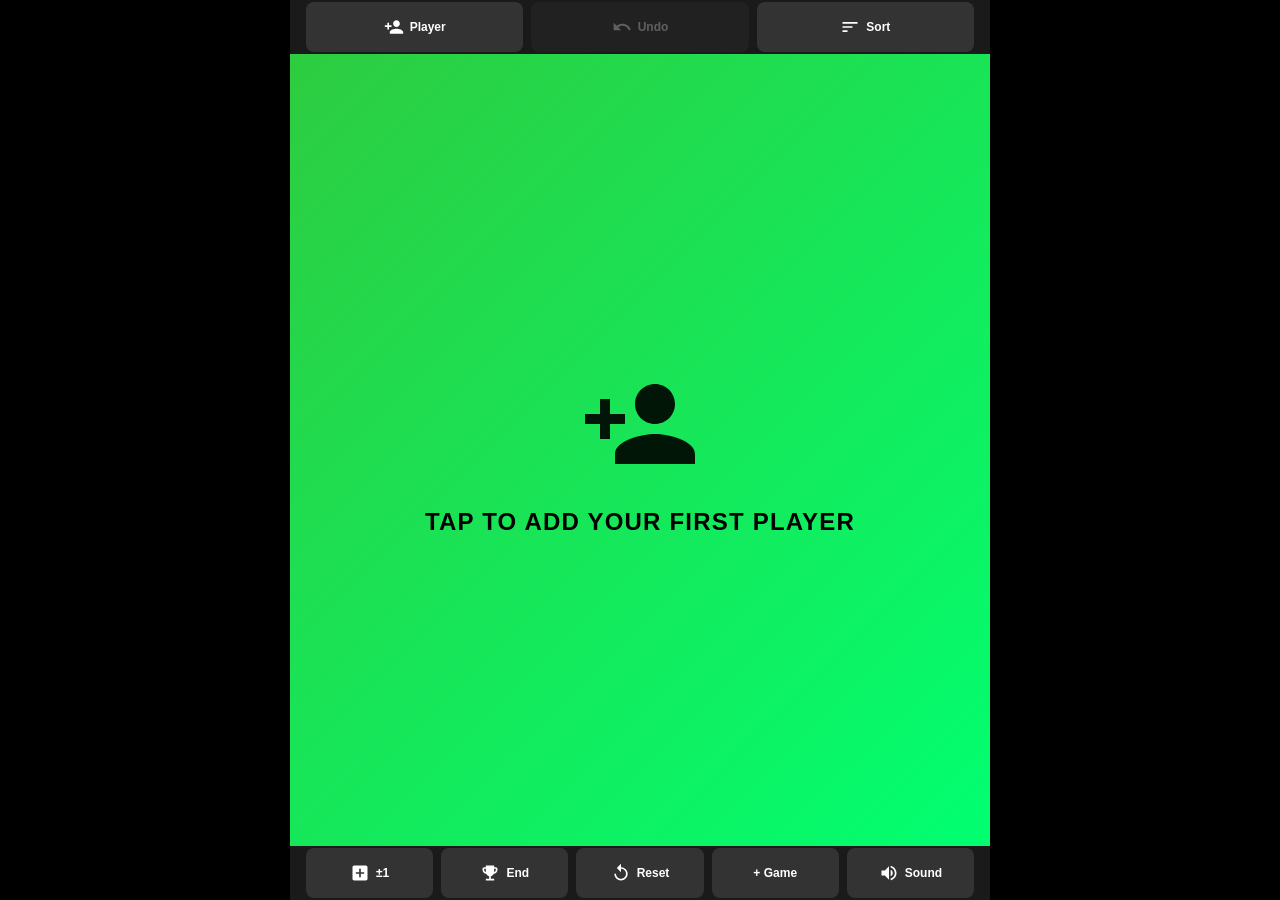
<file: docs/index.html>
<!DOCTYPE html>
<html lang="en">
<head>
  <meta charset="UTF-8">
  <meta name="viewport" content="width=device-width, initial-scale=1.0, user-scalable=no, viewport-fit=cover">
  <meta name="apple-mobile-web-app-capable" content="yes">
  <meta name="apple-mobile-web-app-status-bar-style" content="black-translucent">
  <meta name="theme-color" content="#000000">

  <!-- Open Graph / Social Preview -->
  <meta property="og:title" content="Scorekeep">
  <meta property="og:description" content="Track scores for any game. No account needed.">
  <meta property="og:image" content="https://scorekeep.co/preview.png">
  <meta property="og:url" content="https://scorekeep.co/">
  <meta property="og:type" content="website">

  <!-- Twitter Card -->
  <meta name="twitter:card" content="summary_large_image">
  <meta name="twitter:title" content="Scorekeep">
  <meta name="twitter:description" content="Track scores for any game. No account needed.">
  <meta name="twitter:image" content="https://scorekeep.co/preview.png">

  <link rel="icon" type="image/svg+xml" href="favicon.svg">
  <title>Scorekeep</title>
  <link rel="manifest" href="manifest.json">
  <link rel="stylesheet" href="styles.css">
</head>
<body>
  <div id="app">
    <!-- Top Toolbar -->
    <header class="toolbar toolbar-top">
      <button id="btn-add-player" class="toolbar-btn" aria-label="Add player">
        <svg viewBox="0 0 24 24" fill="currentColor">
          <path d="M15 12c2.21 0 4-1.79 4-4s-1.79-4-4-4-4 1.79-4 4 1.79 4 4 4zm-9-2V7H4v3H1v2h3v3h2v-3h3v-2H6zm9 4c-2.67 0-8 1.34-8 4v2h16v-2c0-2.66-5.33-4-8-4z"/>
        </svg>
        <span>Player</span>
      </button>
      <button id="btn-undo" class="toolbar-btn" aria-label="Undo" disabled>
        <svg viewBox="0 0 24 24" fill="currentColor">
          <path d="M12.5 8c-2.65 0-5.05.99-6.9 2.6L2 7v9h9l-3.62-3.62c1.39-1.16 3.16-1.88 5.12-1.88 3.54 0 6.55 2.31 7.6 5.5l2.37-.78C21.08 11.03 17.15 8 12.5 8z"/>
        </svg>
        <span>Undo</span>
      </button>
      <button id="btn-sort" class="toolbar-btn" aria-label="Sort by score">
        <svg viewBox="0 0 24 24" fill="currentColor">
          <path d="M3 18h6v-2H3v2zM3 6v2h18V6H3zm0 7h12v-2H3v2z"/>
        </svg>
        <span class="sort-label">Sort</span>
      </button>
    </header>

    <!-- Main Content -->
    <main class="player-list" id="player-list">
      <!-- Players rendered here by JS -->
    </main>

    <!-- Trash Talk Bar -->
    <div id="trash-talk" class="trash-talk" hidden>
      <span id="trash-talk-text"></span>
    </div>

    <!-- Bottom Toolbar -->
    <footer class="toolbar toolbar-bottom">
      <button id="btn-increment" class="toolbar-btn" aria-label="Change score increment">
        <svg viewBox="0 0 24 24" fill="currentColor">
          <path d="M19 3H5c-1.1 0-2 .9-2 2v14c0 1.1.9 2 2 2h14c1.1 0 2-.9 2-2V5c0-1.1-.9-2-2-2zm-2 10h-4v4h-2v-4H7v-2h4V7h2v4h4v2z"/>
        </svg>
        <span id="increment-label">±1</span>
      </button>
      <button id="btn-end-game" class="toolbar-btn" aria-label="End game and show winner">
        <svg viewBox="0 0 24 24" fill="currentColor">
          <path d="M19 5h-2V3H7v2H5c-1.1 0-2 .9-2 2v1c0 2.55 1.92 4.63 4.39 4.94.63 1.5 1.98 2.63 3.61 2.96V19H7v2h10v-2h-4v-3.1c1.63-.33 2.98-1.46 3.61-2.96C19.08 12.63 21 10.55 21 8V7c0-1.1-.9-2-2-2zM5 8V7h2v3.82C5.84 10.4 5 9.3 5 8zm14 0c0 1.3-.84 2.4-2 2.82V7h2v1z"/>
        </svg>
        <span>End</span>
      </button>
      <button id="btn-reset" class="toolbar-btn" aria-label="Reset all scores to zero">
        <svg viewBox="0 0 24 24" fill="currentColor">
          <path d="M12 5V1L7 6l5 5V7c3.31 0 6 2.69 6 6s-2.69 6-6 6-6-2.69-6-6H4c0 4.42 3.58 8 8 8s8-3.58 8-8-3.58-8-8-8z"/>
        </svg>
        <span>Reset</span>
      </button>
      <button id="btn-new-game" class="toolbar-btn" aria-label="Clear all players and start new game">
        <span>+ Game</span>
      </button>
      <button id="btn-sound" class="toolbar-btn" aria-label="Toggle sound">
        <svg viewBox="0 0 24 24" fill="currentColor" class="sound-on">
          <path d="M3 9v6h4l5 5V4L7 9H3zm13.5 3c0-1.77-1.02-3.29-2.5-4.03v8.05c1.48-.73 2.5-2.25 2.5-4.02zM14 3.23v2.06c2.89.86 5 3.54 5 6.71s-2.11 5.85-5 6.71v2.06c4.01-.91 7-4.49 7-8.77s-2.99-7.86-7-8.77z"/>
        </svg>
        <svg viewBox="0 0 24 24" fill="currentColor" class="sound-off">
          <path d="M16.5 12c0-1.77-1.02-3.29-2.5-4.03v2.21l2.45 2.45c.03-.2.05-.41.05-.63zm2.5 0c0 .94-.2 1.82-.54 2.64l1.51 1.51C20.63 14.91 21 13.5 21 12c0-4.28-2.99-7.86-7-8.77v2.06c2.89.86 5 3.54 5 6.71zM4.27 3L3 4.27 7.73 9H3v6h4l5 5v-6.73l4.25 4.25c-.67.52-1.42.93-2.25 1.18v2.06c1.38-.31 2.63-.95 3.69-1.81L19.73 21 21 19.73l-9-9L4.27 3zM12 4L9.91 6.09 12 8.18V4z"/>
        </svg>
        <span class="sound-label">Sound</span>
      </button>
    </footer>

    <!-- Edit Modal -->
    <div id="edit-modal" class="edit-modal" hidden>
      <div class="edit-modal-content">
        <div class="color-picker" id="color-picker">
          <!-- Colors rendered by JS -->
        </div>
        <div class="edit-row">
          <button id="btn-delete-player" class="edit-btn delete-btn" aria-label="Delete player">
            <svg viewBox="0 0 24 24" fill="currentColor">
              <path d="M6 19c0 1.1.9 2 2 2h8c1.1 0 2-.9 2-2V7H6v12zM19 4h-3.5l-1-1h-5l-1 1H5v2h14V4z"/>
            </svg>
          </button>
          <input type="text" id="edit-name" class="edit-name-input" maxlength="20" autocomplete="off" autocorrect="off" autocapitalize="characters" spellcheck="false">
          <button id="btn-confirm-edit" class="edit-btn confirm-btn" aria-label="Confirm">
            <svg viewBox="0 0 24 24" fill="currentColor">
              <path d="M9 16.17L4.83 12l-1.42 1.41L9 19 21 7l-1.41-1.41z"/>
            </svg>
          </button>
        </div>
      </div>
    </div>

    <!-- Toast Container -->
    <div id="toast-container" class="toast-container"></div>
  </div>

  <script src="app.js"></script>
</body>
</html>
</file>
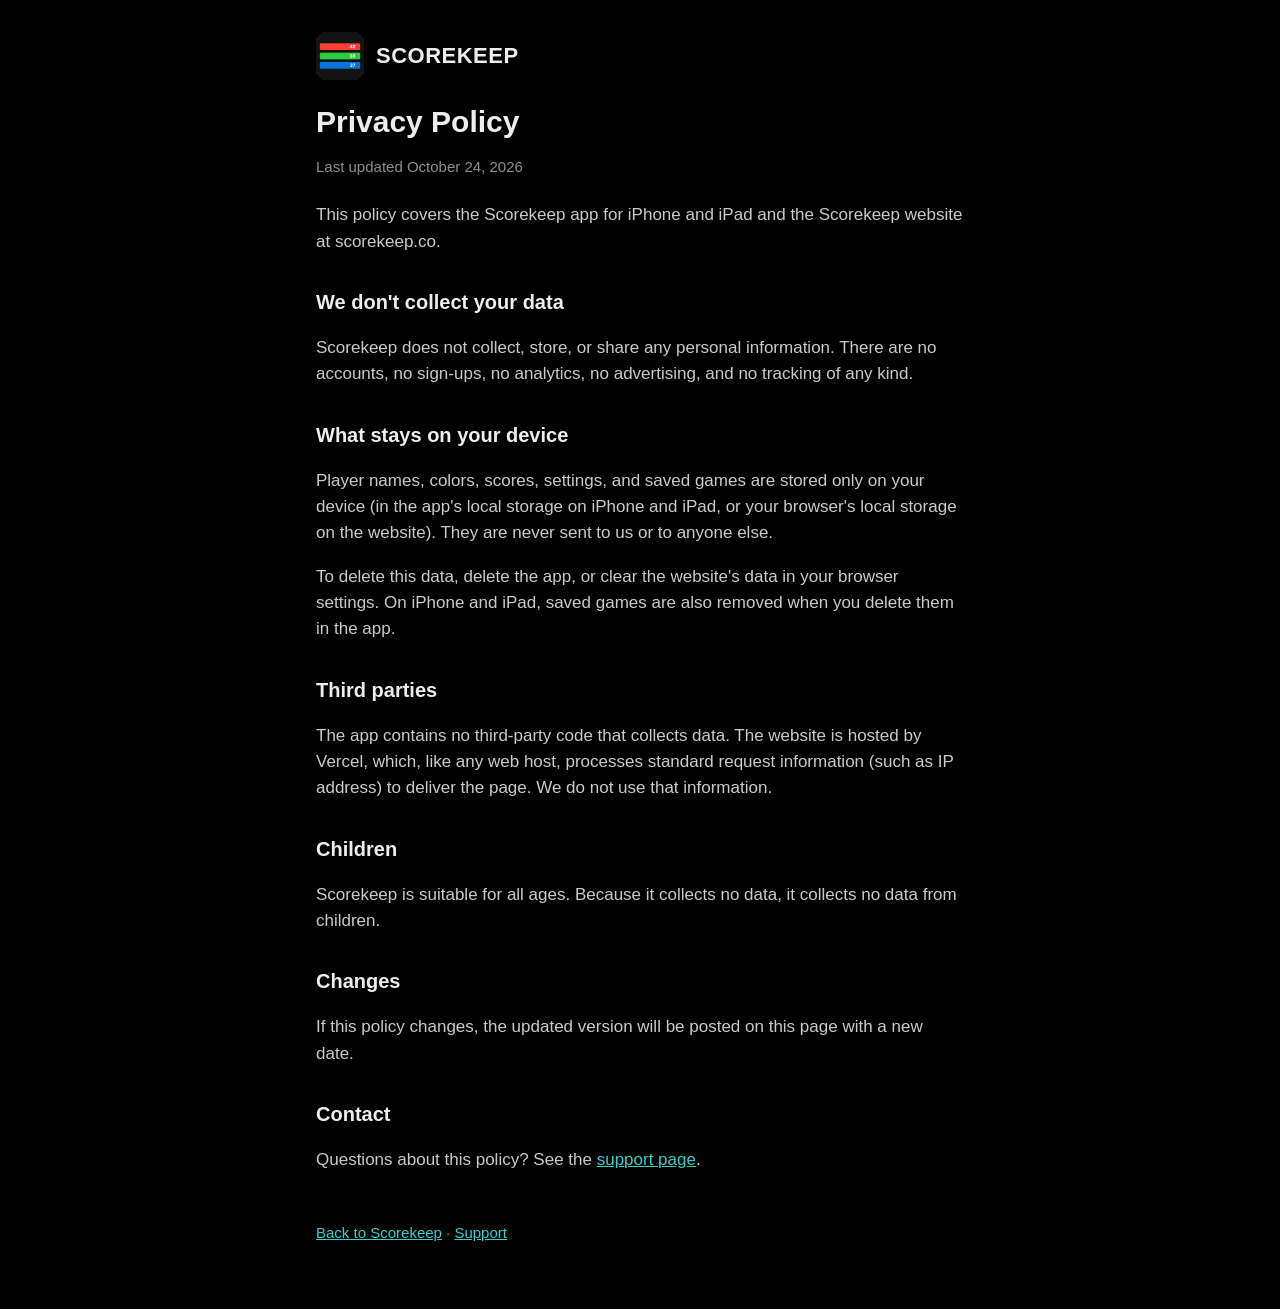
<file: docs/privacy.html>
<!DOCTYPE html>
<html lang="en">
<head>
  <meta charset="UTF-8">
  <meta name="viewport" content="width=device-width, initial-scale=1.0, viewport-fit=cover">
  <meta name="theme-color" content="#000000">
  <link rel="icon" type="image/svg+xml" href="favicon.svg">
  <title>Privacy Policy · Scorekeep</title>
  <link rel="stylesheet" href="legal.css">
</head>
<body>
  <main>
    <header>
      <img src="icon-192.png" alt="">
      <a href="/">SCOREKEEP</a>
    </header>

    <h1>Privacy Policy</h1>
    <p class="updated">Last updated October 24, 2026</p>

    <p>This policy covers the Scorekeep app for iPhone and iPad and the Scorekeep website at scorekeep.co.</p>

    <h2>We don't collect your data</h2>
    <p>Scorekeep does not collect, store, or share any personal information. There are no accounts, no sign-ups, no analytics, no advertising, and no tracking of any kind.</p>

    <h2>What stays on your device</h2>
    <p>Player names, colors, scores, settings, and saved games are stored only on your device (in the app's local storage on iPhone and iPad, or your browser's local storage on the website). They are never sent to us or to anyone else.</p>
    <p>To delete this data, delete the app, or clear the website's data in your browser settings. On iPhone and iPad, saved games are also removed when you delete them in the app.</p>

    <h2>Third parties</h2>
    <p>The app contains no third-party code that collects data. The website is hosted by Vercel, which, like any web host, processes standard request information (such as IP address) to deliver the page. We do not use that information.</p>

    <h2>Children</h2>
    <p>Scorekeep is suitable for all ages. Because it collects no data, it collects no data from children.</p>

    <h2>Changes</h2>
    <p>If this policy changes, the updated version will be posted on this page with a new date.</p>

    <h2>Contact</h2>
    <p>Questions about this policy? See the <a href="support.html">support page</a>.</p>

    <footer><a href="/">Back to Scorekeep</a> · <a href="support.html">Support</a></footer>
  </main>
</body>
</html>
</file>
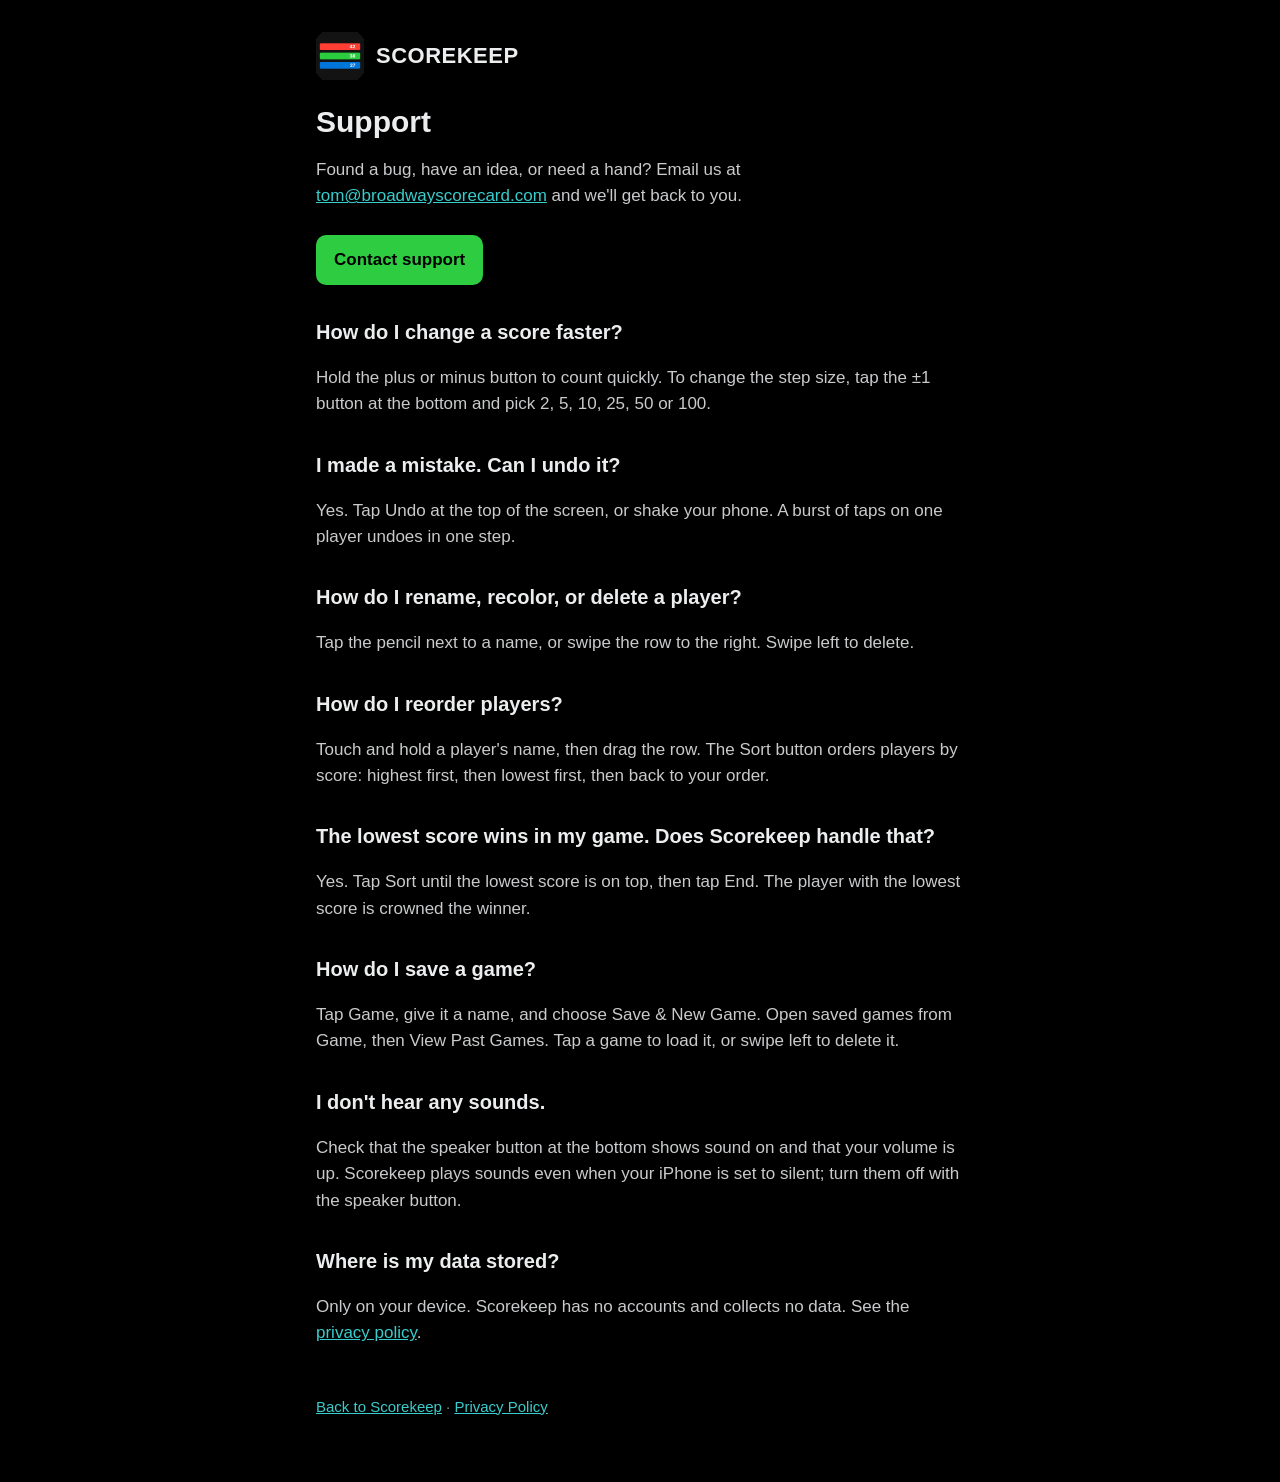
<file: docs/support.html>
<!DOCTYPE html>
<html lang="en">
<head>
  <meta charset="UTF-8">
  <meta name="viewport" content="width=device-width, initial-scale=1.0, viewport-fit=cover">
  <meta name="theme-color" content="#000000">
  <link rel="icon" type="image/svg+xml" href="favicon.svg">
  <title>Support · Scorekeep</title>
  <link rel="stylesheet" href="legal.css">
</head>
<body>
  <main>
    <header>
      <img src="icon-192.png" alt="">
      <a href="/">SCOREKEEP</a>
    </header>

    <h1>Support</h1>
    <p>Found a bug, have an idea, or need a hand? Email us at <a href="mailto:tom@broadwayscorecard.com?subject=Scorekeep%20support">tom@broadwayscorecard.com</a> and we'll get back to you.</p>
    <a class="button" href="mailto:tom@broadwayscorecard.com?subject=Scorekeep%20support">Contact support</a>

    <h2>How do I change a score faster?</h2>
    <p>Hold the plus or minus button to count quickly. To change the step size, tap the ±1 button at the bottom and pick 2, 5, 10, 25, 50 or 100.</p>

    <h2>I made a mistake. Can I undo it?</h2>
    <p>Yes. Tap Undo at the top of the screen, or shake your phone. A burst of taps on one player undoes in one step.</p>

    <h2>How do I rename, recolor, or delete a player?</h2>
    <p>Tap the pencil next to a name, or swipe the row to the right. Swipe left to delete.</p>

    <h2>How do I reorder players?</h2>
    <p>Touch and hold a player's name, then drag the row. The Sort button orders players by score: highest first, then lowest first, then back to your order.</p>

    <h2>The lowest score wins in my game. Does Scorekeep handle that?</h2>
    <p>Yes. Tap Sort until the lowest score is on top, then tap End. The player with the lowest score is crowned the winner.</p>

    <h2>How do I save a game?</h2>
    <p>Tap Game, give it a name, and choose Save &amp; New Game. Open saved games from Game, then View Past Games. Tap a game to load it, or swipe left to delete it.</p>

    <h2>I don't hear any sounds.</h2>
    <p>Check that the speaker button at the bottom shows sound on and that your volume is up. Scorekeep plays sounds even when your iPhone is set to silent; turn them off with the speaker button.</p>

    <h2>Where is my data stored?</h2>
    <p>Only on your device. Scorekeep has no accounts and collects no data. See the <a href="privacy.html">privacy policy</a>.</p>

    <footer><a href="/">Back to Scorekeep</a> · <a href="privacy.html">Privacy Policy</a></footer>
  </main>
</body>
</html>
</file>
<file: docs/styles.css>
/* Reset & Base */
*, *::before, *::after {
  box-sizing: border-box;
  margin: 0;
  padding: 0;
  -webkit-tap-highlight-color: transparent;
}

html, body {
  height: 100%;
  overflow: hidden;
  font-family: -apple-system, BlinkMacSystemFont, 'Segoe UI', Roboto, Helvetica, Arial, sans-serif;
  background: #000;
  color: #000;
  touch-action: manipulation;
  user-select: none;
  -webkit-user-select: none;
}

/* App Layout - No sidebars, just top/bottom toolbars */
#app {
  display: flex;
  flex-direction: column;
  height: 100%;
  height: 100dvh;
  max-width: 500px;
  margin: 0 auto;
  box-shadow: 0 0 40px rgba(0,0,0,0.5);
}

/* Toolbars */
.toolbar {
  display: flex;
  align-items: center;
  justify-content: space-around;
  background: #1a1a1a;
  padding: 8px;
  gap: 8px;
  flex-shrink: 0;
}

.toolbar-top {
  padding-top: max(8px, env(safe-area-inset-top));
}

.toolbar-bottom {
  padding-bottom: max(8px, env(safe-area-inset-bottom));
}

.toolbar-btn {
  display: flex;
  align-items: center;
  justify-content: center;
  gap: 6px;
  flex: 1;
  height: 44px;
  padding: 0 8px;
  border: none;
  border-radius: 8px;
  background: #333;
  color: #fff;
  font-size: 14px;
  font-weight: 600;
  cursor: pointer;
  transition: background 0.15s, transform 0.1s, opacity 0.15s;
}

.toolbar-btn:hover {
  background: #444;
}

.toolbar-btn:active {
  transform: scale(0.95);
  background: #555;
}

.toolbar-btn:disabled {
  opacity: 0.3;
  cursor: not-allowed;
}

.toolbar-btn:disabled:active {
  transform: none;
}

.toolbar-btn svg {
  width: 24px;
  height: 24px;
  flex-shrink: 0;
}

.sort-label {
  display: inline;
}

/* Player List */
.player-list {
  flex: 1;
  min-height: 0; /* Critical for flex scroll */
  display: flex;
  flex-direction: column;
  overflow-y: auto;
  overflow-x: hidden;
  -webkit-overflow-scrolling: touch;
}

/* Player Row Wrapper - for swipe/drag */
.player-row-wrapper {
  position: relative;
  overflow: hidden;
  flex-shrink: 0; /* Prevent shrinking - enable scroll */
}

.player-row-wrapper.dragging {
  z-index: 100;
  opacity: 0.9;
}

.player-row-wrapper.dragging .player-row {
  box-shadow: 0 4px 20px rgba(0,0,0,0.3);
}

/* Swipe Edit Background (right swipe) */
.swipe-edit-bg {
  position: absolute;
  top: 0;
  left: 0;
  bottom: 0;
  width: 120px;
  background: #0074D9;
  display: flex;
  align-items: center;
  justify-content: center;
  color: #fff;
}

.swipe-edit-bg svg {
  width: 32px;
  height: 32px;
}

/* Swipe Delete Background (left swipe) */
.swipe-delete-bg {
  position: absolute;
  top: 0;
  right: 0;
  bottom: 0;
  width: 120px;
  background: #dc3545;
  display: flex;
  align-items: center;
  justify-content: center;
  color: #fff;
}

.swipe-delete-bg svg {
  width: 32px;
  height: 32px;
}

/* Player Row */
.player-row {
  position: relative;
  display: grid;
  grid-template-columns: auto 1fr auto auto auto;
  align-items: center;
  padding: 8px 12px;
  min-height: 60px;
  gap: 8px;
  cursor: default;
  transition: transform 0.2s ease-out;
  border-top: 3px solid rgba(255,255,255,0.2);
  border-bottom: 3px solid rgba(0,0,0,0.3);
  z-index: 1;
  background-color: inherit;
}

/* Drag Handle */
.drag-handle {
  width: 24px;
  height: 40px;
  display: flex;
  align-items: center;
  justify-content: center;
  opacity: 0.4;
  cursor: grab;
  touch-action: none;
}

.drag-handle:active {
  cursor: grabbing;
  opacity: 0.7;
}

.drag-handle svg {
  width: 20px;
  height: 20px;
}

.player-name {
  font-size: 1.4rem;
  font-weight: 700;
  text-transform: uppercase;
  letter-spacing: 0.02em;
  overflow: hidden;
  text-overflow: ellipsis;
  white-space: nowrap;
}

/* Score display - shows running total */
.score-display {
  display: flex;
  align-items: center;
  gap: 6px;
  min-width: 60px;
  justify-content: flex-end;
  flex-shrink: 0;
}

.score-delta {
  font-size: 0.85rem;
  font-weight: 600;
  opacity: 0;
  transition: opacity 0.2s;
  white-space: nowrap;
}

.score-delta.visible {
  opacity: 0.7;
}

.player-score {
  font-size: 1.8rem;
  font-weight: 700;
  font-variant-numeric: tabular-nums;
}

.score-btn {
  width: 50px;
  height: 50px;
  border: none;
  border-radius: 6px;
  background: rgba(0, 0, 0, 0.25);
  color: inherit;
  font-size: 2rem;
  font-weight: 700;
  cursor: pointer;
  display: flex;
  align-items: center;
  justify-content: center;
  transition: background 0.1s, transform 0.1s;
  line-height: 1;
  padding-bottom: 2px; /* Visual adjustment for +/- glyphs */
}

.score-btn:hover {
  background: rgba(0, 0, 0, 0.35);
}

.score-btn:active {
  transform: scale(0.95);
  background: rgba(0, 0, 0, 0.45);
}

/* Score Animation */
.player-score.bump {
  animation: bump 0.15s ease-out;
}

@keyframes bump {
  0% { transform: scale(1); }
  50% { transform: scale(1.15); }
  100% { transform: scale(1); }
}

/* Edit Modal */
.edit-modal {
  position: fixed;
  top: 0;
  left: 0;
  right: 0;
  bottom: 0;
  background: rgba(0, 0, 0, 0.8);
  display: flex;
  align-items: center;
  justify-content: center;
  padding: 16px;
  padding-left: max(16px, env(safe-area-inset-left));
  padding-right: max(16px, env(safe-area-inset-right));
  z-index: 100;
  box-sizing: border-box;
}

.edit-modal[hidden] {
  display: none;
}

.edit-modal-content {
  background: #2a2a2a;
  border-radius: 16px;
  padding: 16px;
  width: 100%;
  max-width: 360px;
  box-sizing: border-box;
}

/* Color Picker - reordered for better distinction */
.color-picker {
  display: grid;
  grid-template-columns: repeat(6, 1fr);
  gap: 10px;
  margin-bottom: 20px;
}

.color-swatch {
  aspect-ratio: 1;
  border: 3px solid rgba(255,255,255,0.2);
  border-radius: 8px;
  cursor: pointer;
  transition: transform 0.1s, border-color 0.1s, box-shadow 0.1s;
}

/* Make black and white swatches more visible */
.color-swatch[data-color="#111111"] {
  border-color: #555;
}

.color-swatch[data-color="#FFFFFF"] {
  border-color: #ccc;
}

.color-swatch:hover {
  transform: scale(1.1);
}

.color-swatch.selected {
  border-color: #fff;
  box-shadow: 0 0 0 2px #000, 0 0 0 4px #fff;
  transform: scale(1.1);
}

/* Edit Row */
.edit-row {
  display: flex;
  gap: 12px;
  align-items: center;
}

.edit-btn {
  width: 50px;
  min-width: 50px;
  height: 50px;
  border: none;
  border-radius: 12px;
  cursor: pointer;
  display: flex;
  align-items: center;
  justify-content: center;
  transition: transform 0.1s, background 0.15s;
  flex-shrink: 0;
}

.edit-btn:active {
  transform: scale(0.95);
}

.edit-btn svg {
  width: 28px;
  height: 28px;
}

.delete-btn {
  background: #dc3545;
  color: #fff;
}

.delete-btn:hover {
  background: #c82333;
}

.confirm-btn {
  background: #28a745;
  color: #fff;
}

.confirm-btn:hover {
  background: #218838;
}

.edit-name-input {
  flex: 1;
  min-width: 0;
  height: 50px;
  border: none;
  border-radius: 12px;
  padding: 0 12px;
  font-size: 1.1rem;
  font-weight: 700;
  text-transform: uppercase;
  background: #fff;
  color: #000;
  outline: none;
}

.edit-name-input:focus {
  box-shadow: 0 0 0 3px rgba(255,255,255,0.3);
}

/* Empty State - Big Onboarding Button */
.empty-state-btn {
  display: flex;
  flex-direction: column;
  align-items: center;
  justify-content: center;
  width: 100%;
  height: 100%;
  background: linear-gradient(135deg, #2ECC40 0%, #01FF70 100%);
  border: none;
  cursor: pointer;
  color: #000;
  text-align: center;
  padding: 40px;
  transition: transform 0.15s, filter 0.15s;
}

.empty-state-btn:hover {
  filter: brightness(1.1);
}

.empty-state-btn:active {
  transform: scale(0.98);
  filter: brightness(0.95);
}

.empty-state-btn svg {
  width: 120px;
  height: 120px;
  margin-bottom: 24px;
  opacity: 0.9;
}

.empty-state-btn span {
  font-size: 1.5rem;
  font-weight: 700;
  text-transform: uppercase;
  letter-spacing: 0.05em;
}

/* Add Player Button (below player list) */
.add-player-btn {
  display: flex;
  align-items: center;
  justify-content: center;
  gap: 12px;
  width: 100%;
  padding: 16px 20px;
  margin-top: 8px;
  background: #333;
  border: 2px dashed #555;
  border-radius: 12px;
  color: #aaa;
  font-size: 1.1rem;
  font-weight: 600;
  cursor: pointer;
  transition: background 0.15s, border-color 0.15s, color 0.15s;
  flex-shrink: 0; /* Prevent shrinking - enable scroll */
}

.add-player-btn:hover {
  background: #444;
  border-color: #666;
  color: #fff;
}

.add-player-btn:active {
  transform: scale(0.98);
}

.add-player-btn svg {
  width: 28px;
  height: 28px;
  opacity: 0.7;
}

/* Sound button state */
.toolbar-btn .sound-off {
  display: none;
}

.toolbar-btn.sound-off .sound-on {
  display: none;
}

.toolbar-btn.sound-off .sound-off {
  display: block;
}

/* Trash Talk Bar */
.trash-talk {
  background: #1a1a1a;
  color: #ccc;
  padding: 8px 16px;
  text-align: center;
  font-size: 0.85rem;
  font-weight: 600;
  font-style: italic;
  flex-shrink: 0;
  border-top: 1px solid #2a2a2a;
  overflow: hidden;
  min-height: 36px;
  display: flex;
  align-items: center;
  justify-content: center;
}

.trash-talk[hidden] {
  display: none;
}

.trash-talk span {
  animation: trashTalkIn 0.3s ease-out;
}

@keyframes trashTalkIn {
  from { opacity: 0; transform: translateY(8px); }
  to { opacity: 1; transform: translateY(0); }
}

/* Landscape mode */
@media (orientation: landscape) {
  #app {
    max-width: 700px;
  }

  .toolbar {
    padding: 2px 16px;
  }

  .toolbar-top {
    padding-top: max(2px, env(safe-area-inset-top));
    padding-left: max(16px, env(safe-area-inset-left));
    padding-right: max(16px, env(safe-area-inset-right));
  }

  .toolbar-bottom {
    padding-bottom: max(2px, env(safe-area-inset-bottom));
    padding-left: max(16px, env(safe-area-inset-left));
    padding-right: max(16px, env(safe-area-inset-right));
  }

  .toolbar-btn {
    min-width: 44px;
    height: 34px;
    font-size: 12px;
  }

  .toolbar-btn svg {
    width: 20px;
    height: 20px;
  }

  .player-row {
    min-height: 44px;
    padding: 4px 16px;
  }

  .player-name {
    font-size: 1.1rem;
  }

  .player-score {
    font-size: 1.3rem;
  }

  .score-btn {
    width: 40px;
    height: 40px;
    font-size: 1.4rem;
  }

  .player-list {
    flex: 1;
    min-height: 0;
    overflow-y: auto;
    padding-left: env(safe-area-inset-left);
    padding-right: env(safe-area-inset-right);
  }

  .add-player-btn {
    padding: 6px 16px;
    margin: 2px 0;
  }
}

/* Small height landscape (most phones) */
@media (orientation: landscape) and (max-height: 500px) {
  #app {
    max-width: none;
  }

  .trash-talk {
    padding: 4px 12px;
    font-size: 0.75rem;
    min-height: 26px;
  }

  .toolbar {
    padding: 2px 12px;
  }

  .toolbar-btn {
    height: 30px;
    min-width: 36px;
    padding: 0 8px;
    font-size: 11px;
  }

  .toolbar-btn svg {
    width: 18px;
    height: 18px;
  }

  .sort-label,
  .sound-label {
    display: none;
  }

  .player-row {
    min-height: 38px;
    padding: 2px 12px;
  }

  .player-name {
    font-size: 1rem;
  }

  .player-score {
    font-size: 1.1rem;
  }

  .score-btn {
    width: 34px;
    height: 34px;
    font-size: 1.2rem;
  }

  .add-player-btn {
    padding: 4px 12px;
    margin: 2px 0;
    font-size: 0.85rem;
  }

  .add-player-btn svg {
    width: 18px;
    height: 18px;
  }
}

/* Tablet/larger screens */
@media (min-width: 768px) {
  .toolbar-btn {
    min-width: 60px;
    height: 50px;
    padding: 0 16px;
  }

  .player-row {
    min-height: 70px;
    padding: 12px 24px;
    gap: 12px;
  }

  .player-name {
    font-size: 1.8rem;
  }

  .player-score {
    font-size: 2.2rem;
  }

  .score-btn {
    width: 60px;
    height: 60px;
    font-size: 2.2rem;
  }
}

/* PWA Install Banner */
.install-banner {
  position: fixed;
  bottom: 0;
  left: 0;
  right: 0;
  background: linear-gradient(135deg, #0074D9 0%, #7FDBFF 100%);
  color: #fff;
  padding: 12px 16px;
  padding-bottom: max(12px, env(safe-area-inset-bottom));
  display: flex;
  align-items: center;
  gap: 12px;
  z-index: 150;
  box-shadow: 0 -2px 10px rgba(0,0,0,0.2);
}

.install-banner span {
  flex: 1;
  font-weight: 600;
}

.install-btn {
  background: #fff;
  color: #0074D9;
  border: none;
  padding: 8px 16px;
  border-radius: 6px;
  font-weight: 700;
  cursor: pointer;
  transition: transform 0.1s;
}

.install-btn:active {
  transform: scale(0.95);
}

.install-dismiss {
  background: transparent;
  border: none;
  color: #fff;
  font-size: 1.2rem;
  padding: 4px 8px;
  cursor: pointer;
  opacity: 0.7;
}

.install-dismiss:hover {
  opacity: 1;
}

/* Toast Notifications */
.toast-container {
  position: fixed;
  bottom: 80px;
  left: 50%;
  transform: translateX(-50%);
  z-index: 300;
  display: flex;
  flex-direction: column;
  align-items: center;
  gap: 8px;
  pointer-events: none;
  padding-bottom: env(safe-area-inset-bottom);
}

.toast {
  background: #333;
  color: #fff;
  padding: 12px 20px;
  border-radius: 25px;
  font-size: 0.95rem;
  font-weight: 600;
  display: flex;
  align-items: center;
  gap: 12px;
  box-shadow: 0 4px 20px rgba(0,0,0,0.4);
  pointer-events: auto;
  animation: toastIn 0.3s ease-out;
  max-width: calc(100vw - 32px);
}

.toast.hiding {
  animation: toastOut 0.2s ease-in forwards;
}

.toast-undo-btn {
  background: #0074D9;
  color: #fff;
  border: none;
  padding: 6px 12px;
  border-radius: 15px;
  font-size: 0.85rem;
  font-weight: 700;
  cursor: pointer;
  transition: background 0.15s;
}

.toast-undo-btn:hover {
  background: #0063B8;
}

.toast-undo-btn:active {
  transform: scale(0.95);
}

@keyframes toastIn {
  from {
    opacity: 0;
    transform: translateY(20px);
  }
  to {
    opacity: 1;
    transform: translateY(0);
  }
}

@keyframes toastOut {
  from {
    opacity: 1;
    transform: translateY(0);
  }
  to {
    opacity: 0;
    transform: translateY(-10px);
  }
}

/* Gesture Hints Overlay */
.gesture-hints-overlay {
  position: fixed;
  top: 0;
  left: 0;
  right: 0;
  bottom: 0;
  background: rgba(0, 0, 0, 0.9);
  z-index: 200;
  display: flex;
  flex-direction: column;
  align-items: center;
  justify-content: center;
  padding: 32px 24px;
  gap: 28px;
  animation: fadeIn 0.3s ease-out;
}

.gesture-hints-overlay h2 {
  color: #fff;
  font-size: 1.3rem;
  font-weight: 700;
  text-transform: uppercase;
  letter-spacing: 0.05em;
  margin-bottom: 4px;
}

.gesture-hint {
  display: flex;
  align-items: center;
  gap: 16px;
  color: #fff;
  width: 100%;
  max-width: 320px;
}

.gesture-hint-icon {
  width: 48px;
  height: 48px;
  border-radius: 12px;
  display: flex;
  align-items: center;
  justify-content: center;
  flex-shrink: 0;
  font-size: 1.4rem;
}

.gesture-hint-text {
  font-size: 0.95rem;
  line-height: 1.4;
}

.gesture-hint-text strong {
  display: block;
  font-size: 1rem;
  margin-bottom: 2px;
}

.gesture-hints-dismiss {
  margin-top: 12px;
  background: #fff;
  color: #000;
  border: none;
  padding: 14px 40px;
  border-radius: 12px;
  font-size: 1rem;
  font-weight: 700;
  cursor: pointer;
  transition: transform 0.1s;
}

.gesture-hints-dismiss:active {
  transform: scale(0.95);
}

@keyframes fadeIn {
  from { opacity: 0; }
  to { opacity: 1; }
}

/* Increment Picker */
.increment-picker {
  position: fixed;
  bottom: 0;
  left: 0;
  right: 0;
  background: #1a1a1a;
  border-top: 1px solid #333;
  padding: 16px;
  padding-bottom: max(16px, env(safe-area-inset-bottom));
  z-index: 120;
  animation: slideUp 0.2s ease-out;
}

.increment-picker-label {
  color: #888;
  font-size: 0.8rem;
  font-weight: 600;
  text-transform: uppercase;
  letter-spacing: 0.05em;
  margin-bottom: 10px;
  text-align: center;
}

.increment-options {
  display: flex;
  gap: 8px;
  justify-content: center;
  flex-wrap: wrap;
}

.increment-option {
  min-width: 52px;
  height: 44px;
  border: 2px solid #444;
  border-radius: 10px;
  background: #2a2a2a;
  color: #fff;
  font-size: 1.1rem;
  font-weight: 700;
  cursor: pointer;
  transition: border-color 0.15s, background 0.15s, transform 0.1s;
  padding: 0 12px;
}

.increment-option:active {
  transform: scale(0.95);
}

.increment-option.selected {
  border-color: #2ECC40;
  background: rgba(46, 204, 64, 0.15);
  color: #2ECC40;
}

.increment-custom-input {
  width: 64px;
  height: 44px;
  border: 2px solid #444;
  border-radius: 10px;
  background: #2a2a2a;
  color: #fff;
  font-size: 1.1rem;
  font-weight: 700;
  text-align: center;
  outline: none;
}

.increment-custom-input:focus {
  border-color: #0074D9;
}

@keyframes slideUp {
  from { transform: translateY(100%); }
  to { transform: translateY(0); }
}

/* Increment indicator on score buttons */
.score-btn .increment-label {
  font-size: 0.7rem;
  opacity: 0.7;
  position: absolute;
  bottom: 2px;
  right: 4px;
}

.score-btn {
  position: relative;
}

/* Game Dialog (Save/New Game) */
.game-dialog-overlay {
  position: fixed;
  top: 0;
  left: 0;
  right: 0;
  bottom: 0;
  background: rgba(0, 0, 0, 0.85);
  z-index: 150;
  display: flex;
  align-items: center;
  justify-content: center;
  padding: 16px;
  animation: fadeIn 0.2s ease-out;
}

.game-dialog {
  background: #2a2a2a;
  border-radius: 16px;
  padding: 24px;
  width: 100%;
  max-width: 380px;
  max-height: 80vh;
  display: flex;
  flex-direction: column;
}

.game-dialog h2 {
  color: #fff;
  font-size: 1.2rem;
  font-weight: 700;
  margin-bottom: 12px;
}

.game-dialog-summary {
  color: #999;
  font-size: 0.85rem;
  margin-bottom: 16px;
  line-height: 1.4;
}

.game-dialog-input {
  width: 100%;
  height: 48px;
  border: 2px solid #444;
  border-radius: 10px;
  padding: 0 14px;
  font-size: 1rem;
  font-weight: 600;
  background: #1a1a1a;
  color: #fff;
  outline: none;
  margin-bottom: 16px;
  box-sizing: border-box;
}

.game-dialog-input:focus {
  border-color: #0074D9;
}

.game-dialog-input::placeholder {
  color: #666;
}

.game-dialog-buttons {
  display: flex;
  flex-direction: column;
  gap: 8px;
  margin-bottom: 16px;
}

.game-dialog-btn {
  width: 100%;
  height: 48px;
  border: none;
  border-radius: 10px;
  font-size: 1rem;
  font-weight: 700;
  cursor: pointer;
  transition: transform 0.1s, background 0.15s;
}

.game-dialog-btn:active {
  transform: scale(0.98);
}

.game-dialog-btn.save-btn {
  background: #2ECC40;
  color: #000;
}

.game-dialog-btn.discard-btn {
  background: #444;
  color: #fff;
}

.game-dialog-past-link {
  background: none;
  border: none;
  color: #0074D9;
  font-size: 0.9rem;
  font-weight: 600;
  cursor: pointer;
  padding: 8px;
  text-align: center;
}

.game-dialog-past-link:hover {
  text-decoration: underline;
}

/* Past Games */
.past-games-dialog {
  max-height: 85vh;
}

.past-games-header {
  display: flex;
  align-items: center;
  justify-content: space-between;
  margin-bottom: 16px;
}

.past-games-header h2 {
  margin-bottom: 0;
}

.past-games-close {
  background: none;
  border: none;
  color: #888;
  font-size: 1.4rem;
  cursor: pointer;
  padding: 4px 8px;
  line-height: 1;
}

.past-games-close:hover {
  color: #fff;
}

.past-games-list {
  overflow-y: auto;
  flex: 1;
  min-height: 0;
}

.past-games-empty {
  color: #666;
  text-align: center;
  padding: 32px 16px;
  font-size: 0.95rem;
  line-height: 1.5;
}

.past-game-item {
  display: flex;
  align-items: center;
  gap: 8px;
  padding: 12px 0;
  border-bottom: 1px solid #3a3a3a;
  cursor: pointer;
  transition: background 0.15s;
  border-radius: 8px;
  padding-left: 8px;
  padding-right: 4px;
}

.past-game-item:hover {
  background: rgba(255,255,255,0.05);
}

.past-game-item:last-child {
  border-bottom: none;
}

.past-game-info {
  flex: 1;
  min-width: 0;
}

.past-game-name {
  color: #fff;
  font-size: 1rem;
  font-weight: 700;
  margin-bottom: 4px;
}

.past-game-meta {
  color: #888;
  font-size: 0.8rem;
  line-height: 1.4;
  overflow: hidden;
  text-overflow: ellipsis;
  white-space: nowrap;
}

.past-game-menu-btn {
  background: none;
  border: none;
  color: #666;
  font-size: 1.2rem;
  cursor: pointer;
  padding: 8px;
  letter-spacing: 2px;
  flex-shrink: 0;
}

.past-game-menu-btn:hover {
  color: #fff;
}

/* Popup Menu */
.past-game-popup-menu {
  background: #333;
  border-radius: 10px;
  box-shadow: 0 4px 20px rgba(0,0,0,0.5);
  z-index: 200;
  overflow: hidden;
  min-width: 140px;
}

.popup-menu-item {
  display: block;
  width: 100%;
  padding: 12px 16px;
  border: none;
  background: none;
  color: #fff;
  font-size: 0.95rem;
  font-weight: 600;
  text-align: left;
  cursor: pointer;
  transition: background 0.15s;
}

.popup-menu-item:hover {
  background: rgba(255,255,255,0.1);
}

.popup-menu-item.delete {
  color: #dc3545;
}

/* Game End Celebration Overlay */
.celebration-overlay {
  position: fixed;
  top: 0;
  left: 0;
  right: 0;
  bottom: 0;
  z-index: 200;
  display: flex;
  flex-direction: column;
  align-items: center;
  justify-content: center;
  padding: 32px 24px;
  animation: fadeIn 0.3s ease-out;
  overflow: hidden;
}

.celebration-confetti {
  position: absolute;
  top: 0;
  left: 0;
  right: 0;
  bottom: 0;
  pointer-events: none;
}

.celebration-content {
  display: flex;
  flex-direction: column;
  align-items: center;
  gap: 12px;
  z-index: 1;
  text-align: center;
  max-width: 340px;
  width: 100%;
}

.celebration-trophy {
  font-size: 4rem;
  line-height: 1;
  animation: trophyBounce 0.6s ease-out;
}

@keyframes trophyBounce {
  0% { transform: scale(0) rotate(-20deg); opacity: 0; }
  60% { transform: scale(1.2) rotate(5deg); opacity: 1; }
  100% { transform: scale(1) rotate(0deg); }
}

.celebration-winner-name {
  font-size: 2.2rem;
  font-weight: 800;
  text-transform: uppercase;
  letter-spacing: 0.03em;
  line-height: 1.1;
  animation: winnerReveal 0.5s ease-out 0.2s both;
  word-break: break-word;
}

@keyframes winnerReveal {
  0% { transform: translateY(20px); opacity: 0; }
  100% { transform: translateY(0); opacity: 1; }
}

.celebration-label {
  font-size: 1rem;
  font-weight: 600;
  text-transform: uppercase;
  letter-spacing: 0.1em;
  opacity: 0.8;
  animation: winnerReveal 0.4s ease-out 0.35s both;
}

.celebration-score {
  font-size: 3rem;
  font-weight: 800;
  font-variant-numeric: tabular-nums;
  animation: winnerReveal 0.4s ease-out 0.45s both;
}

.celebration-standings {
  width: 100%;
  display: flex;
  flex-direction: column;
  gap: 4px;
  margin-top: 8px;
  animation: winnerReveal 0.4s ease-out 0.55s both;
}

.celebration-standing-row {
  display: flex;
  justify-content: space-between;
  align-items: center;
  padding: 6px 12px;
  border-radius: 8px;
  font-weight: 600;
  font-size: 0.9rem;
}

.celebration-standing-row .standing-rank {
  opacity: 0.6;
  margin-right: 8px;
  min-width: 24px;
}

.celebration-standing-row .standing-name {
  flex: 1;
  text-align: left;
  overflow: hidden;
  text-overflow: ellipsis;
  white-space: nowrap;
}

.celebration-standing-row .standing-score {
  font-variant-numeric: tabular-nums;
  margin-left: 12px;
}

.celebration-buttons {
  display: flex;
  flex-direction: column;
  gap: 8px;
  width: 100%;
  margin-top: 16px;
  animation: winnerReveal 0.4s ease-out 0.65s both;
}

.celebration-btn {
  width: 100%;
  height: 48px;
  border: none;
  border-radius: 12px;
  font-size: 1rem;
  font-weight: 700;
  cursor: pointer;
  transition: transform 0.1s, background 0.15s;
}

.celebration-btn:active {
  transform: scale(0.97);
}

.celebration-btn.btn-undo-end {
  background: rgba(255, 255, 255, 0.15);
  color: inherit;
  backdrop-filter: blur(10px);
  -webkit-backdrop-filter: blur(10px);
}

.celebration-btn.btn-rematch {
  background: rgba(255, 255, 255, 0.25);
  color: inherit;
  backdrop-filter: blur(10px);
  -webkit-backdrop-filter: blur(10px);
}

.celebration-btn.btn-new-game-end {
  background: rgba(0, 0, 0, 0.3);
  color: inherit;
  backdrop-filter: blur(10px);
  -webkit-backdrop-filter: blur(10px);
}

@media (orientation: landscape) {
  .celebration-content {
    gap: 8px;
  }

  .celebration-trophy {
    font-size: 2.5rem;
  }

  .celebration-winner-name {
    font-size: 1.6rem;
  }

  .celebration-score {
    font-size: 2rem;
  }

  .celebration-standings {
    margin-top: 4px;
  }

  .celebration-buttons {
    flex-direction: row;
    margin-top: 8px;
  }
}

@media (orientation: landscape) and (max-height: 500px) {
  .celebration-overlay {
    padding: 12px 24px;
  }

  .celebration-trophy {
    font-size: 2rem;
  }

  .celebration-winner-name {
    font-size: 1.3rem;
  }

  .celebration-score {
    font-size: 1.5rem;
  }

  .celebration-standing-row {
    padding: 3px 10px;
    font-size: 0.8rem;
  }

  .celebration-btn {
    height: 38px;
    font-size: 0.85rem;
  }
}
</file>
<file: docs/legal.css>
/* Shared styles for the static info pages (privacy.html, support.html). */
:root { color-scheme: dark; }
* { box-sizing: border-box; }
body {
  margin: 0;
  background: #000;
  color: #ECEDEE;
  font: 17px/1.55 -apple-system, BlinkMacSystemFont, "Segoe UI", Roboto, Helvetica, Arial, sans-serif;
}
main { max-width: 680px; margin: 0 auto; padding: 32px 16px 64px; }
header { display: flex; align-items: center; gap: 12px; margin-bottom: 24px; }
header img { width: 48px; height: 48px; border-radius: 11px; }
header a { color: inherit; text-decoration: none; font-weight: 800; font-size: 22px; letter-spacing: 0.5px; }
h1 { font-size: 30px; line-height: 1.2; margin: 0 0 8px; }
h2 { font-size: 20px; margin: 32px 0 8px; }
p, li { color: #C9CACC; }
.updated { color: #8E8E93; font-size: 15px; margin-bottom: 24px; }
a { color: #39CCCC; }
.button {
  display: inline-block; margin-top: 8px; padding: 12px 18px; border-radius: 10px;
  background: #2ECC40; color: #000; font-weight: 700; text-decoration: none;
}
footer { margin-top: 48px; color: #8E8E93; font-size: 15px; }
</file>
